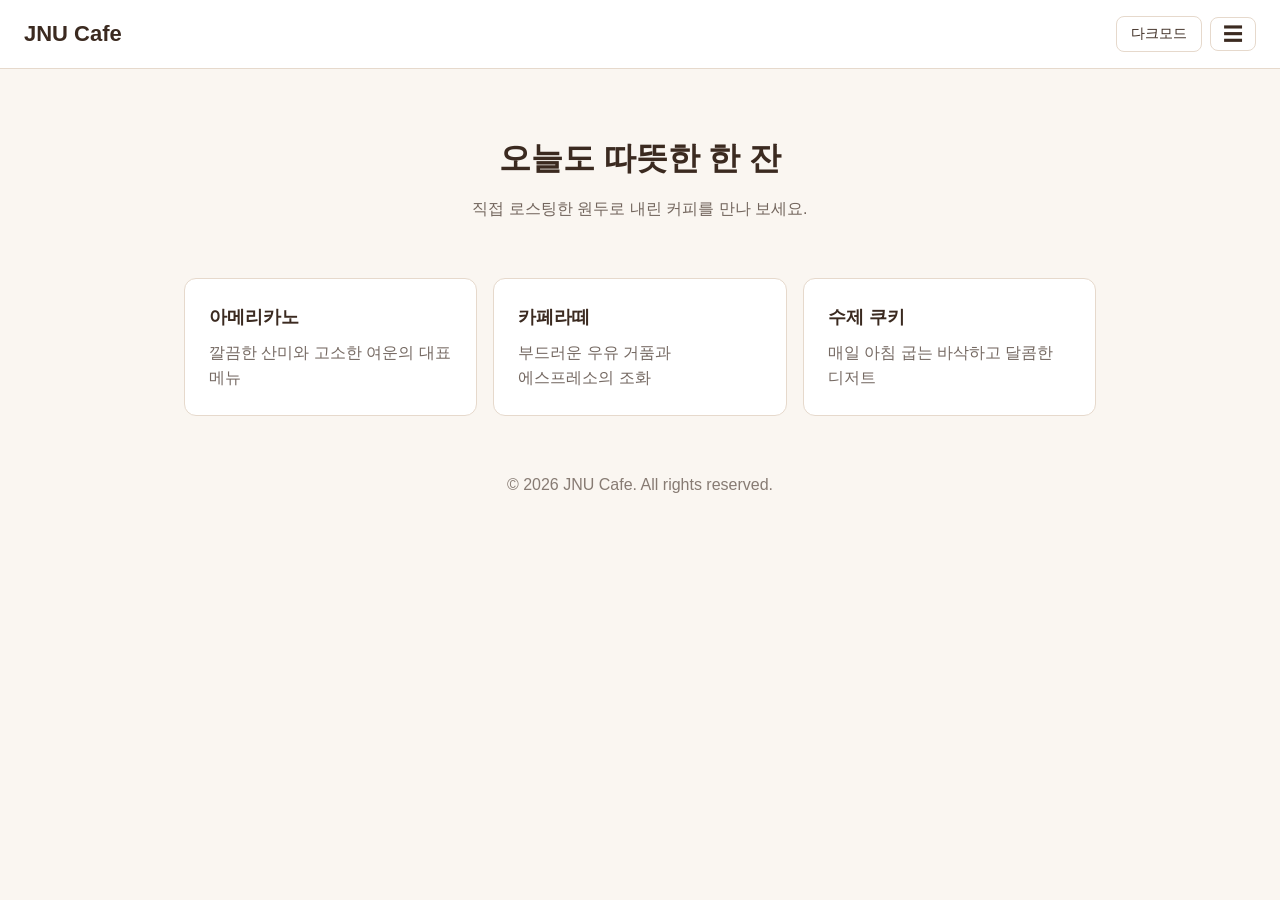
<file: week10/index.html>
<!DOCTYPE html>
<html lang="ko">
<head>
  <meta charset="UTF-8">
  <meta name="viewport" content="width=device-width, initial-scale=1.0">
  <title>10주차 실습 미션 - 햄버거 메뉴 · 다크모드 버튼</title>

  <style>
    /* ===== 기본 스타일 (수정 금지) ===== */
    * { margin: 0; padding: 0; box-sizing: border-box; }

    body {
      font-family: 'Noto Sans KR', sans-serif;
      line-height: 1.6;
      word-break: keep-all;
      background: var(--bg);
      color: var(--text);
    }

    ul { list-style: none; }
    a { color: inherit; text-decoration: none; }

    .header {
      display: flex;
      flex-wrap: wrap;
      align-items: center;
      justify-content: space-between;
      padding: 16px 24px;
      background: var(--card);
      border-bottom: 1px solid var(--border);
    }
    .logo { font-size: 22px; font-weight: 700; }
    .header-right { display: flex; align-items: center; gap: 8px; }
    .gnb { flex-basis: 100%; }

    .hero { padding: 64px 24px 32px; text-align: center; }
    .hero h1 { font-size: 32px; margin-bottom: 12px; }
    .hero p { opacity: 0.7; }

    .card-list {
      display: grid;
      grid-template-columns: repeat(auto-fit, minmax(240px, 1fr));
      gap: 16px;
      max-width: 960px;
      margin: 0 auto;
      padding: 24px;
    }
    .card {
      padding: 24px;
      background: var(--card);
      border: 1px solid var(--border);
      border-radius: 12px;
    }
    .card h2 { font-size: 18px; margin-bottom: 8px; }
    .card p { opacity: 0.7; }

    .footer { padding: 32px 24px; text-align: center; opacity: 0.6; }


    /* ===== 여기부터 실습 과제 작성 ===== */

    /* [미션 1-2] 햄버거 메뉴 CSS
       - .menu-btn : 메뉴 버튼 스타일
       - .gnb : 평소에는 숨김
       - .gnb.open : open 클래스가 붙으면 표시 */
    .menu-btn {
      padding: 6px 12px;
      font-size: 20px;
      line-height: 1;
      /* button 은 글자색을 상속받지 않아서, 다크모드에서도 보이도록 변수로 지정 */
      color: var(--text);
      background: transparent;
      border: 1px solid var(--border);
      border-radius: 8px;
      cursor: pointer;
    }

    .gnb { display: none; }
    .gnb.open { display: block; }

    .gnb ul {
      margin-top: 16px;
      border-top: 1px solid var(--border);
    }
    /* 글자뿐 아니라 줄 전체를 누를 수 있도록 block 으로 변경 */
    .gnb a {
      display: block;
      padding: 12px 4px;
    }


    /* [미션 2-2] 다크모드 CSS
       - :root : 변수 정의 (--bg, --card, --text, --border) 라이트 색상
       - body.dark-mode : 같은 변수의 다크 색상으로 덮어쓰기
       - .theme-btn : 다크모드 버튼 스타일 */
    :root {
      --bg: #faf6f1;
      --card: #ffffff;
      --text: #3b2a20;
      --border: #e6d9cc;
    }

    body.dark-mode {
      --bg: #1f1814;
      --card: #2b221c;
      --text: #f3e9df;
      --border: #45372d;
    }

    .theme-btn {
      padding: 8px 14px;
      /* button 은 글꼴 · 글자색을 상속받지 않아서 직접 맞춰 줌 */
      font-family: inherit;
      font-size: 14px;
      color: var(--text);
      background: transparent;
      border: 1px solid var(--border);
      border-radius: 8px;
      cursor: pointer;
    }

  </style>
</head>
<body>

  <header class="header">
    <a class="logo" href="#">JNU Cafe</a>

    <div class="header-right">
      <!-- [미션 2-1] 다크모드 버튼 HTML (class="theme-btn", 문구: 다크모드) -->
      <button type="button" class="theme-btn">다크모드</button>

      <!-- [미션 1-1] 햄버거 메뉴 버튼 HTML (class="menu-btn", 문구: ☰ 문자를 복사해서 사용) -->
      <button type="button" class="menu-btn" aria-label="메뉴">☰</button>
    </div>

    <!-- [미션 1-1] 메뉴 nav HTML (class="gnb", 메뉴 4개: 홈 · 메뉴 · 매장 안내 · 문의) -->
    <nav class="gnb">
      <ul>
        <li><a href="#">홈</a></li>
        <li><a href="#">메뉴</a></li>
        <li><a href="#">매장 안내</a></li>
        <li><a href="#">문의</a></li>
      </ul>
    </nav>

  </header>

  <main>
    <section class="hero">
      <h1>오늘도 따뜻한 한 잔</h1>
      <p>직접 로스팅한 원두로 내린 커피를 만나 보세요.</p>
    </section>

    <section class="card-list">
      <article class="card">
        <h2>아메리카노</h2>
        <p>깔끔한 산미와 고소한 여운의 대표 메뉴</p>
      </article>
      <article class="card">
        <h2>카페라떼</h2>
        <p>부드러운 우유 거품과 에스프레소의 조화</p>
      </article>
      <article class="card">
        <h2>수제 쿠키</h2>
        <p>매일 아침 굽는 바삭하고 달콤한 디저트</p>
      </article>
    </section>
  </main>

  <footer class="footer">
    <p>&copy; 2026 JNU Cafe. All rights reserved.</p>
  </footer>


  <script>
    /* ===== 여기부터 실습 과제 작성 ===== */

    /* [미션 1-3] 햄버거 메뉴 JS
       - 메뉴 버튼과 .gnb 요소를 변수에 저장
       - 버튼을 클릭하면 .gnb 에 open 클래스 켜기/끄기 */
    const menuBtn = document.querySelector('.menu-btn');
    const gnb = document.querySelector('.gnb');

    menuBtn.addEventListener('click', function () {
      gnb.classList.toggle('open');
    });


    /* [미션 2-3] 다크모드 버튼 JS
       - 다크모드 버튼을 변수에 저장
       - 버튼을 클릭하면 body 에 dark-mode 클래스 켜기/끄기
       - 현재 모드에 맞게 버튼 문구 바꾸기 (다크모드 ↔ 라이트모드) */
    const themeBtn = document.querySelector('.theme-btn');
    const body = document.querySelector('body');

    themeBtn.addEventListener('click', function () {
      body.classList.toggle('dark-mode');

      /* 버튼은 "누르면 바뀔 모드"를 알려줘야 해서, 다크 상태일 때 라이트모드라고 표시 */
      if (body.classList.contains('dark-mode')) {
        themeBtn.textContent = '라이트모드';
      } else {
        themeBtn.textContent = '다크모드';
      }
    });

  </script>
</body>
</html>
</file>
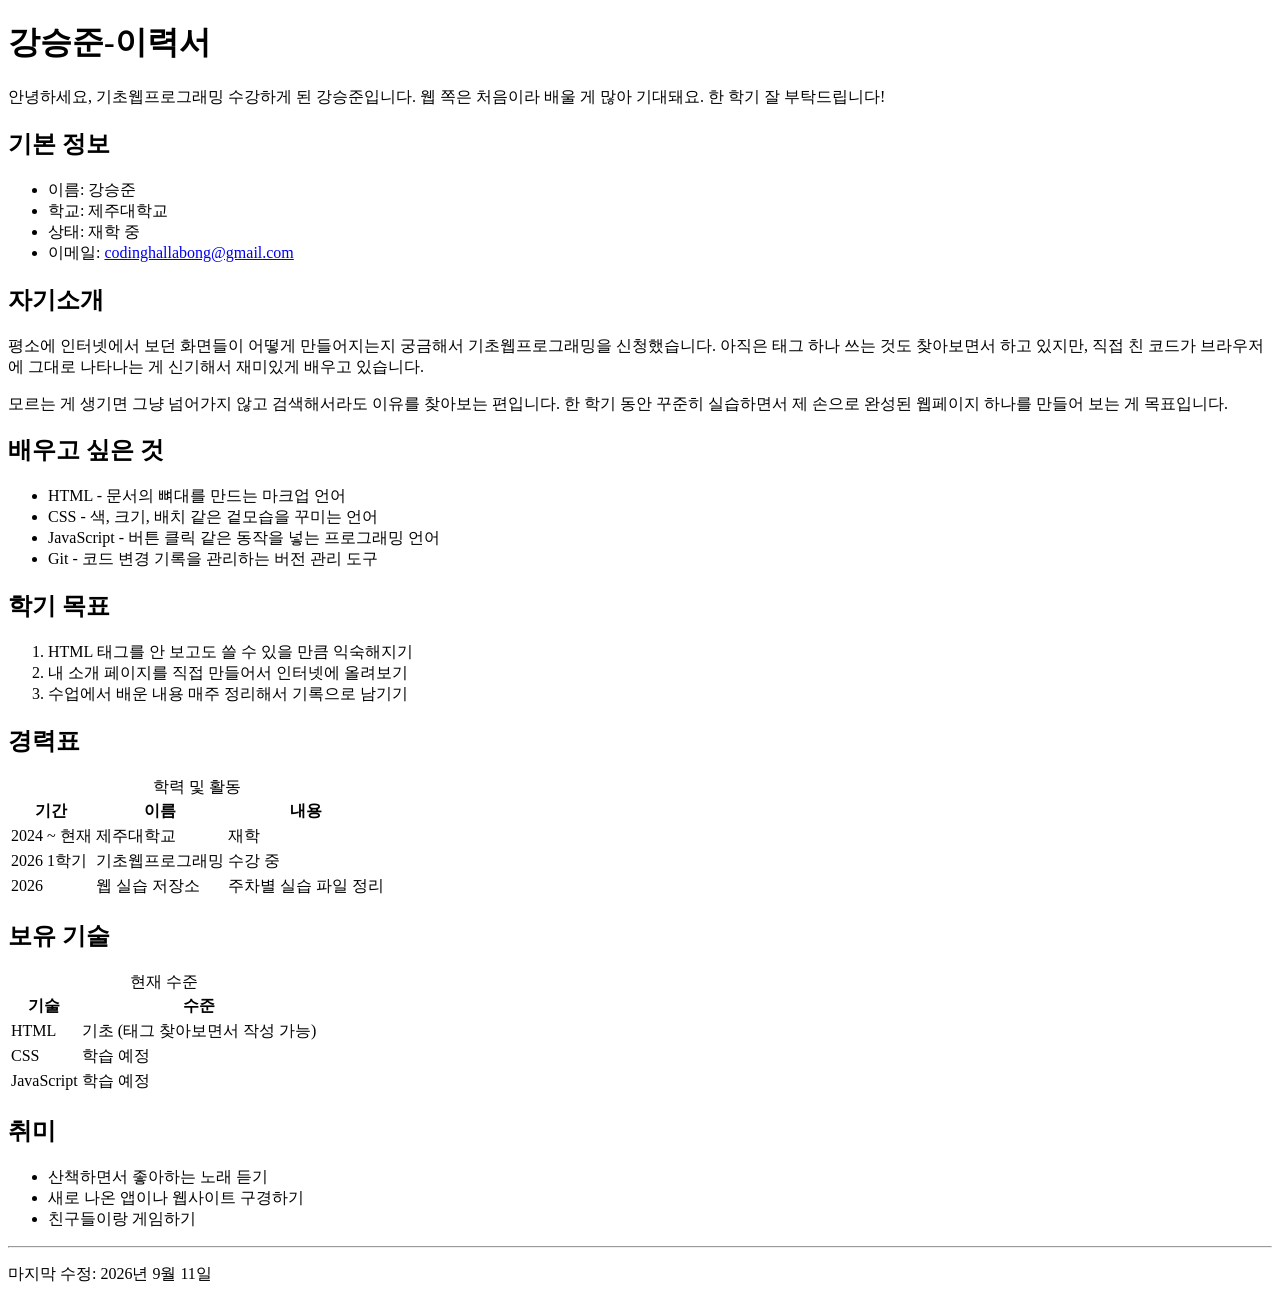
<file: week2/index.html>
<!DOCTYPE html>
<html lang="ko">
<head>
    <meta charset="UTF-8">
    <meta name="viewport" content="width=device-width, initial-scale=1.0">
    <title>강승준 - 이력서</title>
</head>
<body>
    <h1>강승준-이력서</h1>

    <p>안녕하세요, 기초웹프로그래밍 수강하게 된 강승준입니다. 웹 쪽은 처음이라 배울 게 많아 기대돼요. 한 학기 잘 부탁드립니다!</p>

    <h2>기본 정보</h2>
    <ul>
        <li>이름: 강승준</li>
        <li>학교: 제주대학교</li>
        <li>상태: 재학 중</li>
        <li>이메일: <a href="mailto:codinghallabong@gmail.com">codinghallabong@gmail.com</a></li>
    </ul>

    <h2>자기소개</h2>
    <p>
        평소에 인터넷에서 보던 화면들이 어떻게 만들어지는지 궁금해서 기초웹프로그래밍을 신청했습니다.
        아직은 태그 하나 쓰는 것도 찾아보면서 하고 있지만, 직접 친 코드가 브라우저에 그대로 나타나는 게 신기해서 재미있게 배우고 있습니다.
    </p>
    <p>
        모르는 게 생기면 그냥 넘어가지 않고 검색해서라도 이유를 찾아보는 편입니다.
        한 학기 동안 꾸준히 실습하면서 제 손으로 완성된 웹페이지 하나를 만들어 보는 게 목표입니다.
    </p>

    <h2>배우고 싶은 것</h2>
    <ul>
        <li>HTML - 문서의 뼈대를 만드는 마크업 언어</li>
        <li>CSS - 색, 크기, 배치 같은 겉모습을 꾸미는 언어</li>
        <li>JavaScript - 버튼 클릭 같은 동작을 넣는 프로그래밍 언어</li>
        <li>Git - 코드 변경 기록을 관리하는 버전 관리 도구</li>
    </ul>

    <h2>학기 목표</h2>
    <ol>
        <li>HTML 태그를 안 보고도 쓸 수 있을 만큼 익숙해지기</li>
        <li>내 소개 페이지를 직접 만들어서 인터넷에 올려보기</li>
        <li>수업에서 배운 내용 매주 정리해서 기록으로 남기기</li>
    </ol>

    <h2>경력표</h2>
    <table >
        <caption>학력 및 활동</caption>
        <thead>
            <tr>
                <th>기간</th>
                <th>이름</th>
                <th>내용</th>
            </tr>
        </thead>
        <tbody>
            <tr>
                <td>2024 ~ 현재</td>
                <td>제주대학교</td>
                <td>재학</td>
            </tr>
            <tr>
                <td>2026 1학기</td>
                <td>기초웹프로그래밍</td>
                <td>수강 중</td>
            </tr>
            <tr>
                <td>2026</td>
                <td>웹 실습 저장소</td>
                <td>주차별 실습 파일 정리</td>
            </tr>
        </tbody>
    </table>

    <h2>보유 기술</h2>
    <table >
        <caption>현재 수준</caption>
        <thead>
            <tr>
                <th>기술</th>
                <th>수준</th>
            </tr>
        </thead>
        <tbody>
            <tr>
                <td>HTML</td>
                <td>기초 (태그 찾아보면서 작성 가능)</td>
            </tr>
            <tr>
                <td>CSS</td>
                <td>학습 예정</td>
            </tr>
            <tr>
                <td>JavaScript</td>
                <td>학습 예정</td>
            </tr>
        </tbody>
    </table>

    <h2>취미</h2>
    <ul>
        <li>산책하면서 좋아하는 노래 듣기</li>
        <li>새로 나온 앱이나 웹사이트 구경하기</li>
        <li>친구들이랑 게임하기</li>
    </ul>

    <hr>
    <p>마지막 수정: 2026년 9월 11일</p>
</body>
</html>
</file>
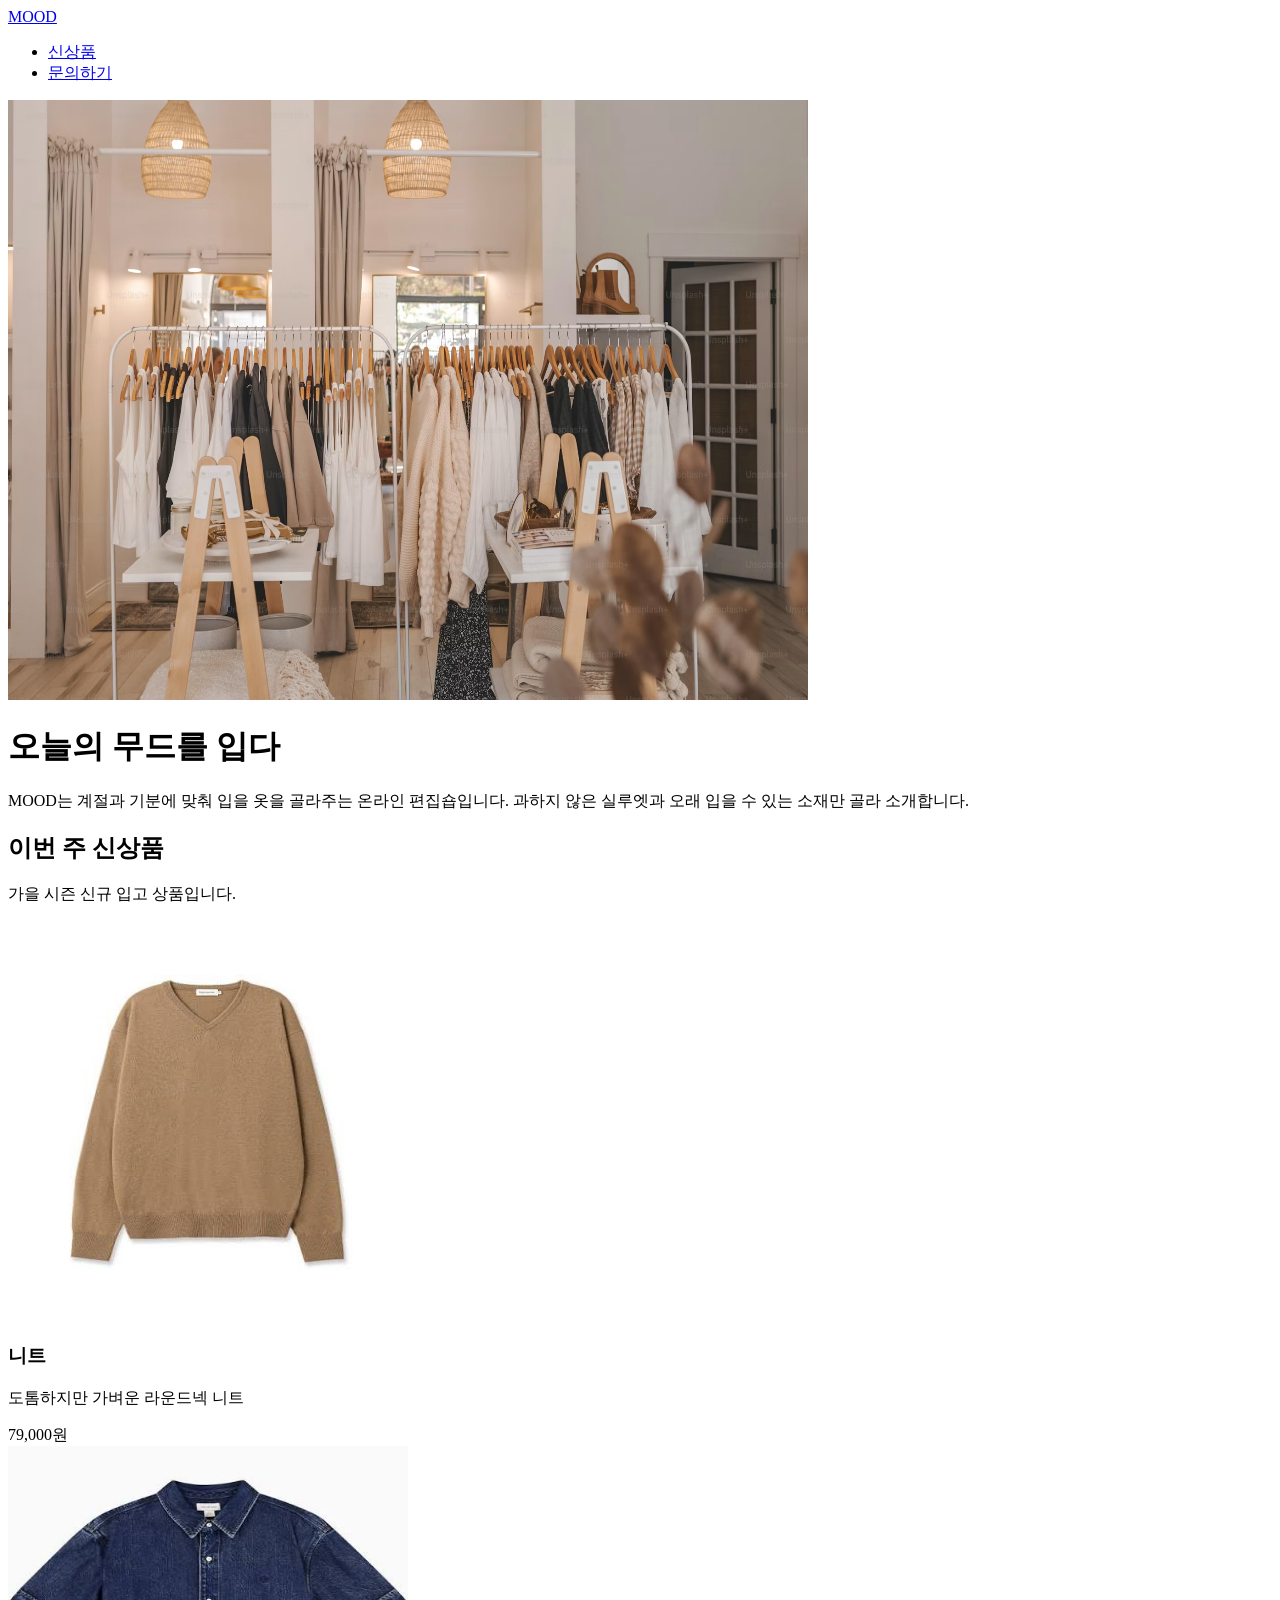
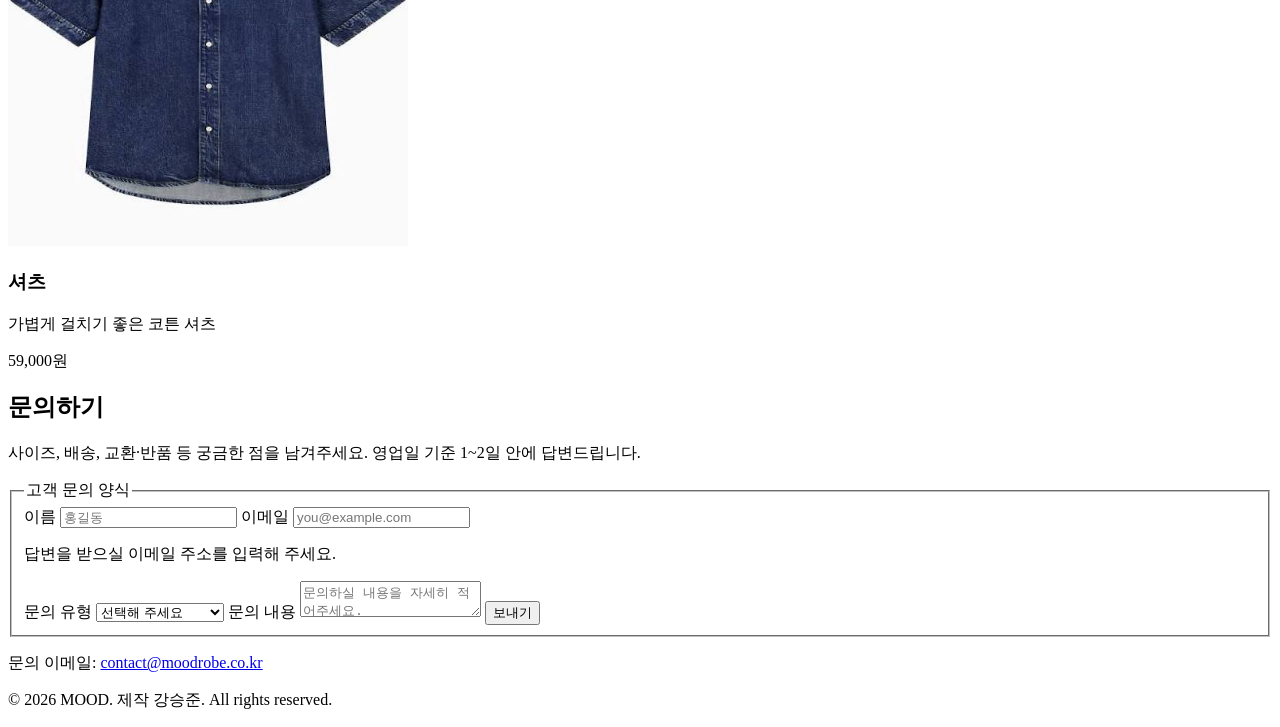
<file: week3/index.html>
<!DOCTYPE html>
<html lang="ko">
<head>
  <meta charset="UTF-8">
  <meta name="viewport" content="width=device-width, initial-scale=1.0">
  <title>MOOD — 오늘의 무드를 입다</title>
  
  <meta name="description" content="데일리 무드에 맞춘 옷을 큐레이션하는 온라인 의류 편집숍 MOOD입니다.">

  <meta property="og:type" content="website">
  <meta property="og:title" content="MOOD — 오늘의 무드를 입다">
  <meta property="og:description" content="데일리 무드에 맞춘 옷을 큐레이션하는 온라인 의류 편집숍 MOOD입니다.">
  <meta property="og:url" content="https://lumos0107.github.io/web-practice-2026/week3">

</head>
<body>
  <header>
    <div>
      <a href="#home">MOOD</a>
      <nav>
        <ul>
          <li><a href="#new">신상품</a></li>
          <li><a href="#contact">문의하기</a></li>
        </ul>
      </nav>
    </div>
  </header>

  <main class="wrap" id="home">

    <div>
      <img
        src="mainimg.avif"
        alt="MOOD 매장 대표 이미지"
        width="800" height="600">
      <div>
        <h1>오늘의 무드를 입다</h1>
        <p>
          MOOD는 계절과 기분에 맞춰 입을 옷을 골라주는 온라인 편집숍입니다.
          과하지 않은 실루엣과 오래 입을 수 있는 소재만 골라 소개합니다.
        </p>
      </div>
    </div>

    <section id="new">
      <h2>이번 주 신상품</h2>
      <p>가을 시즌 신규 입고 상품입니다.</p>

      <div>
        <article>
          <img src="knit.jpg" alt="라운드넥 니트" width="400" height="400">
          <h3>니트</h3>
          <p>도톰하지만 가벼운 라운드넥 니트</p>
          <span>79,000원</span>
        </article>

        <article>
          <img src="shirt.jpg" alt="셔츠" width="400" height="400">
          <h3>셔츠</h3>
          <p>가볍게 걸치기 좋은 코튼 셔츠</p>
          <span>59,000원</span>
        </article>
      </div>
    </section>

    <section id="contact">
      <h2>문의하기</h2>
      <p>사이즈, 배송, 교환·반품 등 궁금한 점을 남겨주세요. 영업일 기준 1~2일 안에 답변드립니다.</p>

      <form>
        <fieldset>
          <legend>고객 문의 양식</legend>

            <label for="name">이름</label>
            <input type="text" id="name" name="name" placeholder="홍길동" required>

            <label for="email">이메일</label>
            <input type="email" id="email" name="email" placeholder="you@example.com" required>
            <p>답변을 받으실 이메일 주소를 입력해 주세요.</p>

            <label for="inquiry-type">문의 유형</label>
            <select id="inquiry-type" name="inquiry-type" required>
              <option value="">선택해 주세요</option>
              <option value="size">사이즈 / 재고 문의</option>
              <option value="delivery">배송 문의</option>
              <option value="exchange">교환 / 반품</option>
              <option value="etc">기타 문의</option>
            </select>

            <label for="message">문의 내용</label>
            <textarea id="message" name="message" placeholder="문의하실 내용을 자세히 적어주세요." required></textarea>

          <button type="submit">보내기</button>
        </fieldset>
      </form>
    </section>

  </main>

  <footer>
    <div class="wrap">
      <p>문의 이메일: <a href="mailto:contact@moodrobe.co.kr">contact@moodrobe.co.kr</a></p>
      <p>&copy; 2026 MOOD. 제작 강승준. All rights reserved.</p>
    </div>
  </footer>

</body>
</html>
</file>
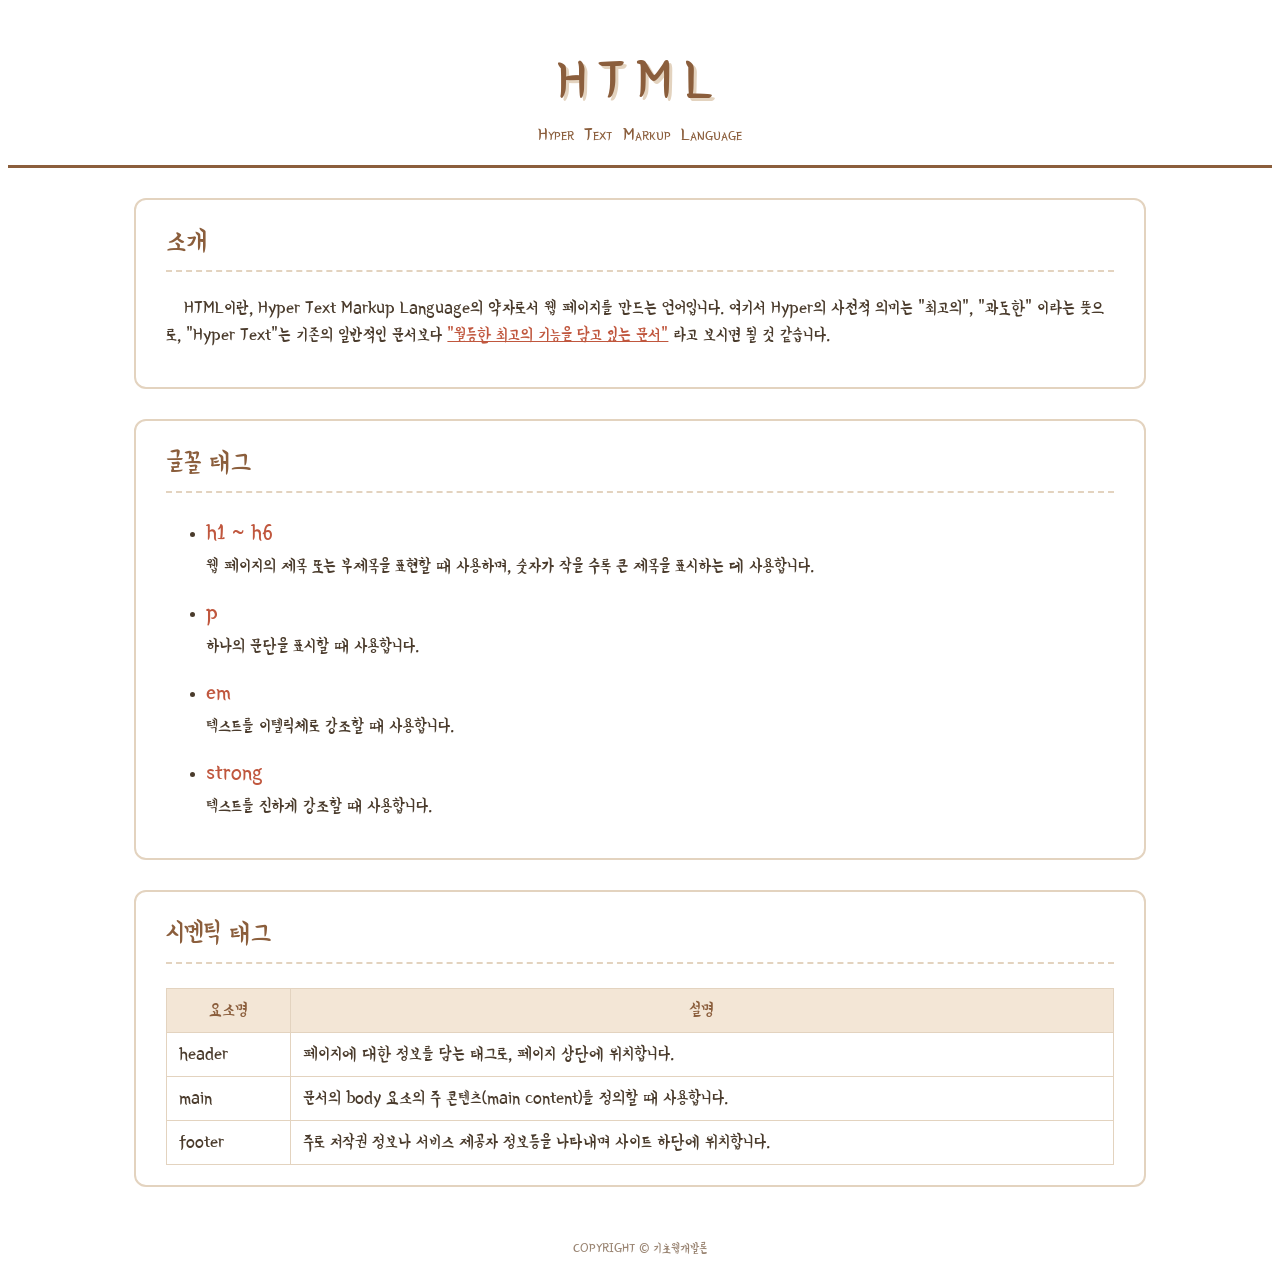
<file: week4/index.html>
<!doctype html>
<html lang="ko">
  <head>
    <meta charset="UTF-8">
    <meta name="viewport" content="width=device-width, initial-scale=1.0">
    <title>나만의 프로필 카드 - Week 4</title>

    <!-- 🔽 여기에 구글 웹 폰트 <link> 태그를 추가하세요 -->
    <link rel="preconnect" href="https://fonts.googleapis.com">
    <link rel="preconnect" href="https://fonts.gstatic.com" crossorigin>
    <link href="https://fonts.googleapis.com/css2?family=Yeon+Sung&display=swap" rel="stylesheet">

    <!-- 🔽 여기에 Internal Style Sheet(<style> 태그)를 작성하세요 -->
    <style>
      /* 전체 선택자로 box-sizing 한번에 맞춤 */
      * {
        box-sizing: border-box;
      }

      /* 기본 글꼴이랑 글자색은 body에 한번에 줌 */
      body {
        color: #4a3b2c;
        font-family: "Yeon Sung", system-ui;
        font-size: 18px;
        line-height: 1.5;
      }

      /* 연성체는 굵기가 400밖에 없어서 bold 뺌 */
      h1,
      h2,
      th,
      strong {
        font-weight: 400;
      }

      .hero {
        height: 160px;
        padding-top: 30px;
        border-bottom: 3px solid #8b5e3c;
        color: #8b5e3c;
        text-align: center;
      }

      .hero h1 {
        margin: 0;
        font-size: 56px;
        letter-spacing: 0.2em;
        text-shadow: 3px 3px 0 #e3d3bf;
      }

      .hero span {
        font-variant: small-caps;
        word-spacing: 0.3em;
      }

      /* margin auto 하면 가운데로 감 */
      .card {
        width: 80%;
        margin: 30px auto;
        padding: 20px 30px;
        border: 2px solid #e3d3bf;
        border-radius: 12px;
      }

      /* 자식 결합자 써봄 - 카드 바로 밑 h2만 */
      .card > h2 {
        margin-top: 0;
        padding-bottom: 8px;
        border-bottom: 2px dashed #e3d3bf;
        font-size: 28px;
        color: #8b5e3c;
      }

      /* 인접 형제 결합자 - 제목 바로 다음 문단만 들여쓰기함 */
      h2 + p {
        text-indent: 1em;
      }

      /* 진하게가 안 돼서 밑줄로 강조함 */
      strong {
        color: #c0573e;
        text-decoration: underline;
      }

      /* 자손 결합자 - 목록 안 em만 색 바꿈 */
      .tag-list em {
        font-size: 22px;
        font-style: normal;
        color: #c0573e;
      }

      .tag-list p {
        margin: 4px 0 16px;
      }

      /* 테두리 두 줄로 보이는 거 한 줄로 합침 */
      .tag-table {
        width: 100%;
        border-collapse: collapse;
      }

      .tag-table th,
      .tag-table td {
        padding: 8px 12px;
        border: 1px solid #e3d3bf;
      }

      /* 제목 행만 배경색 넣음 */
      .tag-table th {
        background-color: #f3e6d6;
        color: #8b5e3c;
      }

      .tag-table tr:hover {
        color: #c0573e;
      }

      .site-footer {
        padding: 20px 0;
        text-align: center;
        text-transform: uppercase;
        font-size: 15px;
        color: #9a8573;
      }
    </style>
  </head>
  <body>
    <header class="hero">
      <h1>HTML</h1>
      <span>Hyper Text Markup Language</span>
    </header>
    <main>
      <section class="card">
        <h2>소개</h2>
        <p>
          HTML이란, Hyper Text Markup Language의 약자로서 웹 페이지를 만드는
          언어입니다. 여기서 Hyper의 사전적 의미는 "최고의", "과도한" 이라는
          뜻으로, "Hyper Text"는 기존의 일반적인 문서보다
          <strong>"월등한 최고의 기능을 담고 있는 문서"</strong> 라고 보시면 될
          것 같습니다.
        </p>
      </section>

      <section class="card">
        <h2>글꼴 태그</h2>
        <ul class="tag-list">
          <li>
            <em>h1 ~ h6</em>
            <p>
              웹 페이지의 제목 또는 부제목을 표현할 때 사용하며, 숫자가 작을
              수록 큰 제목을 표시하는 데 사용합니다.
            </p>
          </li>
          <li>
            <em>p</em>
            <p>하나의 문단을 표시할 때 사용합니다.</p>
          </li>
          <li>
            <em>em</em>
            <p>텍스트를 이텔릭체로 강조할 때 사용합니다.</p>
          </li>
          <li>
            <em>strong</em>
            <p>텍스트를 진하게 강조할 때 사용합니다.</p>
          </li>
        </ul>
      </section>

      <section class="card">
        <h2>시멘틱 태그</h2>
        <table class="tag-table">
          <thead>
            <tr>
              <th>요소명</th>
              <th>설명</th>
            </tr>
          </thead>
          <tbody>
            <tr>
              <td>header</td>
              <td>
                페이지에 대한 정보를 담는 태그로, 페이지 상단에 위치합니다.
              </td>
            </tr>
            <tr>
              <td>main</td>
              <td>
                문서의 body 요소의 주 콘텐츠(main content)를 정의할 때
                사용합니다.
              </td>
            </tr>
            <tr>
              <td>footer</td>
              <td>
                주로 저작권 정보나 서비스 제공자 정보등을 나타내며 사이트 하단에
                위치합니다.
              </td>
            </tr>
          </tbody>
        </table>
      </section>
    </main>
    <footer class="site-footer">
      <small>Copyright &copy; 기초웹개발론</small>
    </footer>
  </body>
</html>
</file>
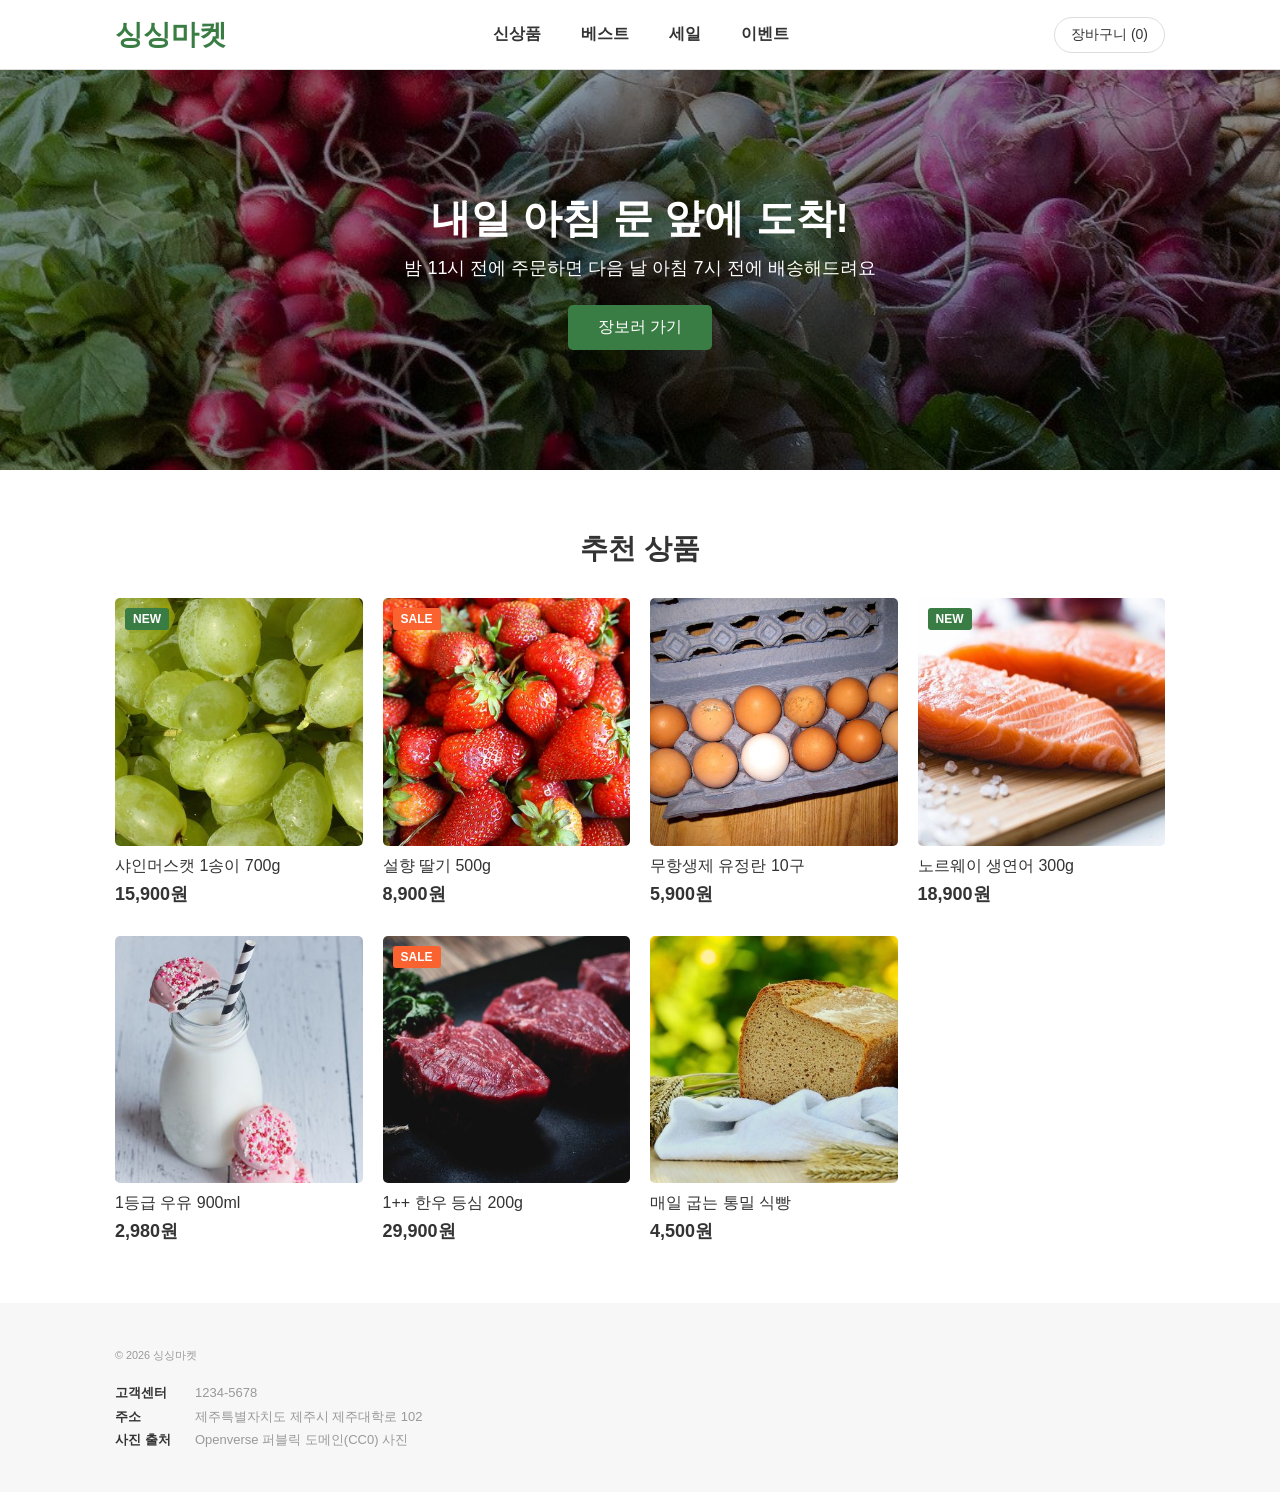
<file: week5/index.html>
<!doctype html>
<html lang="ko">
  <head>
    <meta charset="UTF-8">
    <meta name="viewport" content="width=device-width, initial-scale=1.0">
    <title>싱싱마켓</title>
    <!-- 구글 폰트를 연결해도 좋습니다 (선택) -->
    <!-- CSS 는 style.css 파일에 작성하고 여기에 연결하세요 -->
    <link rel="stylesheet" href="style.css">
  </head>

  <body>
    <!-- 헤더 -->
    <header>
      <h1>
        <a href="#">싱싱마켓</a>
      </h1>
      <nav>
        <ul>
          <li><a href="#">신상품</a></li>
          <li><a href="#">베스트</a></li>
          <li><a href="#">세일</a></li>
          <li><a href="#">이벤트</a></li>
        </ul>
      </nav>
      <a href="#">장바구니 (0)</a>
    </header>

    <main>
      <!-- 메인 배너 -->
      <!-- id가 두 개 다 section이라 검사툴에서 오류 나서 다르게 바꿈 -->
      <section id="banner">
        <h2>내일 아침 문 앞에 도착!</h2>
        <p>밤 11시 전에 주문하면 다음 날 아침 7시 전에 배송해드려요</p>
        <a href="#">장보러 가기</a>
      </section>

      <!-- 상품 목록 -->
      <section id="products">
        <!-- h2 다음에 h4가 와서 오류 나길래 h2로 바꿈 -->
        <h2>추천 상품</h2>
        <ul>
          <li>
            <span class="badge new">NEW</span>
            <img src="images/grape.jpg" alt="연두색 청포도 송이">
            <strong>샤인머스캣 1송이 700g</strong>
            <span class="price">15,900원</span>
          </li>
          <li>
            <span class="badge sale">SALE</span>
            <img src="images/strawberry.jpg" alt="빨간 딸기가 가득 담긴 모습">
            <strong>설향 딸기 500g</strong>
            <span class="price">8,900원</span>
          </li>
          <li>
            <img src="images/egg.jpg" alt="달걀판에 담긴 갈색 달걀">
            <strong>무항생제 유정란 10구</strong>
            <span class="price">5,900원</span>
          </li>
          <li>
            <span class="badge new">NEW</span>
            <img src="images/salmon.jpg" alt="도마 위에 놓인 생연어 두 조각">
            <strong>노르웨이 생연어 300g</strong>
            <span class="price">18,900원</span>
          </li>
          <li>
            <img src="images/milk.jpg" alt="유리병에 담긴 우유">
            <strong>1등급 우유 900ml</strong>
            <span class="price">2,980원</span>
          </li>
          <li>
            <span class="badge sale">SALE</span>
            <img src="images/beef.jpg" alt="검은 접시 위에 놓인 소고기 스테이크">
            <strong>1++ 한우 등심 200g</strong>
            <span class="price">29,900원</span>
          </li>
          <li>
            <img src="images/bread.jpg" alt="천 위에 놓인 통밀 식빵">
            <strong>매일 굽는 통밀 식빵</strong>
            <span class="price">4,500원</span>
          </li>
        </ul>
      </section>
    </main>

    <!-- 푸터 -->
    <footer>
      <small>© 2026 싱싱마켓</small>
      <dl>
        <dt>고객센터</dt>
        <dd>1234-5678</dd>
        <dt>주소</dt>
        <!-- dl 안에는 li 말고 dd 써야 해서 바꿈 -->
        <dd>제주특별자치도 제주시 제주대학로 102</dd>
        <dt>사진 출처</dt>
        <dd>Openverse 퍼블릭 도메인(CC0) 사진</dd>
      </dl>
    </footer>
  </body>
</html>
</file>
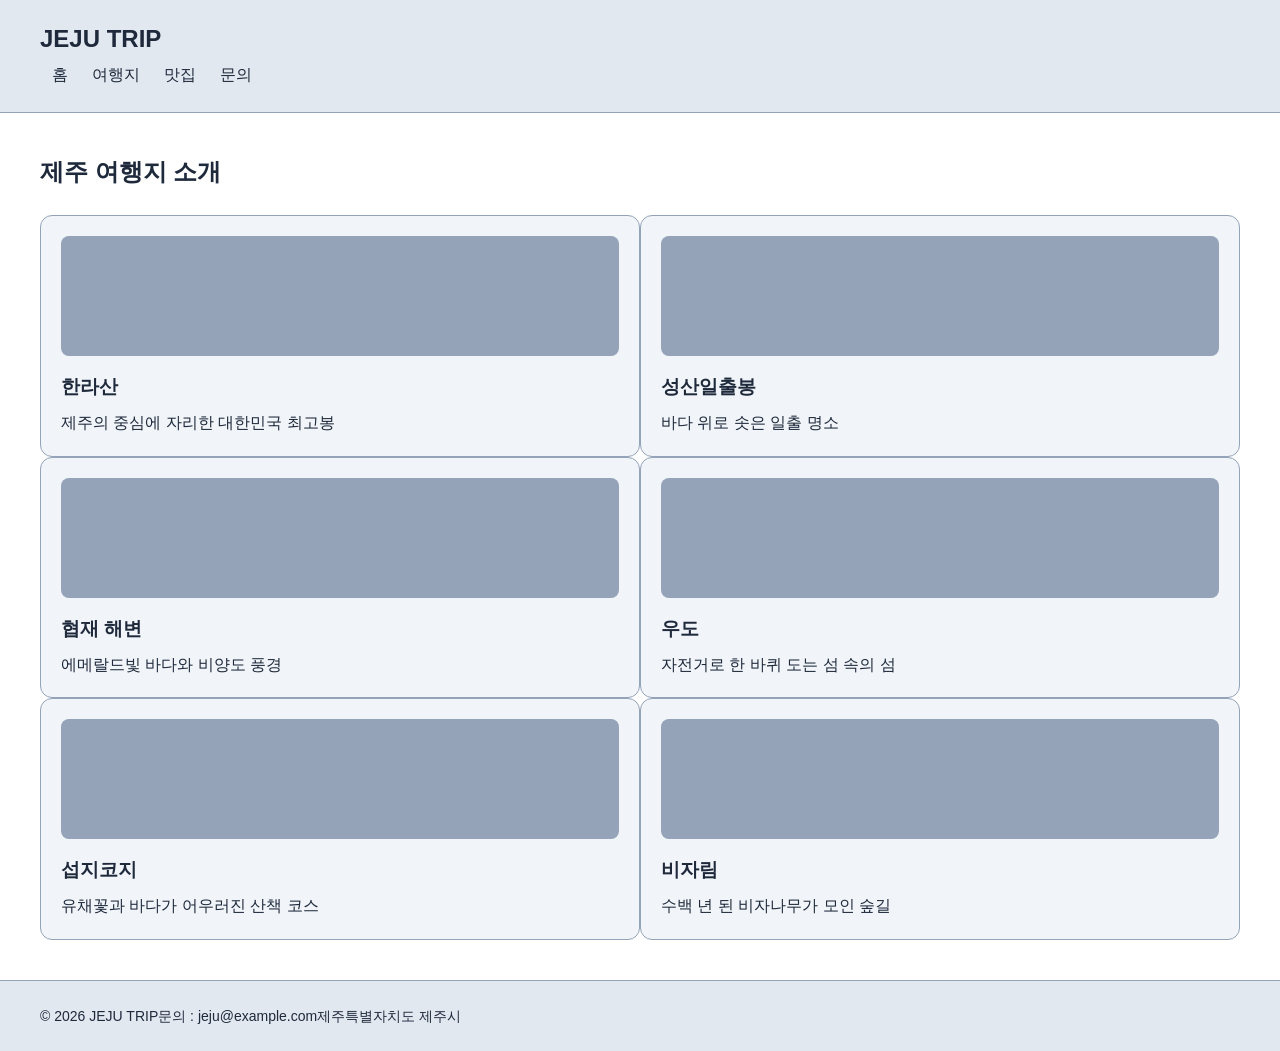
<file: week8/index.html>
<!DOCTYPE html>
<html lang="ko">
<head>
  <meta charset="UTF-8">
  <!-- [viewport] 여기에 viewport 메타 태그를 선언하세요 -->
  <meta name="viewport" content="width=device-width, initial-scale=1.0">

  <title>제주 여행지 소개</title>

  <style>
    /* ============================================================
        기본 스타일 - 이 영역은 수정하지 않습니다
       ============================================================ */
    * { margin: 0; padding: 0; box-sizing: border-box; }

    body {
      font-family: "Noto Sans KR", "Malgun Gothic", sans-serif;
      font-size: 16px;
      line-height: 1.6;
    }

    header {
      padding: 20px 40px;
      border-bottom: 1px solid #94a3b8;
    }
    .logo { font-size: 24px; }
    .menu { list-style: none; }
    .menu li { padding: 4px 12px; }
    .menu a { color: inherit; text-decoration: none; }

    main { padding: 40px; }
    main h2 { margin-bottom: 24px; }

    .card-list { list-style: none; }
    .card {
      padding: 20px;
      border: 1px solid #94a3b8;
      border-radius: 12px;
    }
    .thumb {
      height: 120px;
      margin-bottom: 16px;
      border-radius: 8px;
      background: #94a3b8;
    }
    .card h3 { margin-bottom: 8px; }

    footer {
      padding: 24px 40px;
      border-top: 1px solid #94a3b8;
      font-size: 14px;
    }


    /* ============================================================
        여기부터 실습 과제 작성 ( 적용 값은 JNUclass 과제 안내 확인 )
      ============================================================ */

    /* [flex 레이아웃] body, main */
    body {
      display: flex;
      flex-direction: column;
      min-height: 100vh;
    }
    main {
      flex: 1;
    }


    /* [PC 기준] GNB ( .menu ), 카드 그리드 ( .card-list ), 푸터 ( footer ) */
    .menu {
      display: flex;
      flex-direction: row;
      font-size: 18px;
    }
    .card-list {
      display: grid;
      grid-template-columns: repeat(3, 1fr);
    }
    footer {
      display: flex;
      flex-direction: row;
    }


    /* [태블릿] 미디어 쿼리 (중단점) 및 디자인 적용 */
    @media (max-width: 1439px) {
      .menu {
        font-size: 16px;
      }
      .card-list {
        grid-template-columns: repeat(2, 1fr);
      }
    }


    /* [모바일] 미디어 쿼리 (중단점) 및 디자인 적용 */
    @media (max-width: 767px) {
      .menu {
        flex-direction: column;
        font-size: 14px;
      }
      .card-list {
        grid-template-columns: 1fr;
      }
      footer {
        flex-direction: column;
      }
    }


    /* [다크모드] 미디어 쿼리 및 CSS 변수 방식 적용 */
    :root {
      --bg: #ffffff;
      --text: #1e293b;
      --bar-bg: #e2e8f0;
      --card-bg: #f1f5f9;
    }
    @media (prefers-color-scheme: dark) {
      :root {
        --bg: #0f172a;
        --text: #e2e8f0;
        --bar-bg: #334155;
        --card-bg: #1e293b;
      }
    }
    body {
      background: var(--bg);
      color: var(--text);
    }
    header,
    footer {
      background: var(--bar-bg);
    }
    .card {
      background: var(--card-bg);
    }

  </style>
</head>
<body>

  <header>
    <h1 class="logo">JEJU TRIP</h1>
    <nav>
      <ul class="menu">
        <li><a href="#">홈</a></li>
        <li><a href="#">여행지</a></li>
        <li><a href="#">맛집</a></li>
        <li><a href="#">문의</a></li>
      </ul>
    </nav>
  </header>

  <main>
    <h2>제주 여행지 소개</h2>
    <ul class="card-list">
      <li class="card">
        <div class="thumb"></div>
        <h3>한라산</h3>
        <p>제주의 중심에 자리한 대한민국 최고봉</p>
      </li>
      <li class="card">
        <div class="thumb"></div>
        <h3>성산일출봉</h3>
        <p>바다 위로 솟은 일출 명소</p>
      </li>
      <li class="card">
        <div class="thumb"></div>
        <h3>협재 해변</h3>
        <p>에메랄드빛 바다와 비양도 풍경</p>
      </li>
      <li class="card">
        <div class="thumb"></div>
        <h3>우도</h3>
        <p>자전거로 한 바퀴 도는 섬 속의 섬</p>
      </li>
      <li class="card">
        <div class="thumb"></div>
        <h3>섭지코지</h3>
        <p>유채꽃과 바다가 어우러진 산책 코스</p>
      </li>
      <li class="card">
        <div class="thumb"></div>
        <h3>비자림</h3>
        <p>수백 년 된 비자나무가 모인 숲길</p>
      </li>
    </ul>
  </main>

  <footer>
    <p>© 2026 JEJU TRIP</p>
    <p>문의 : jeju@example.com</p>
    <p>제주특별자치도 제주시</p>
  </footer>

</body>
</html>
</file>
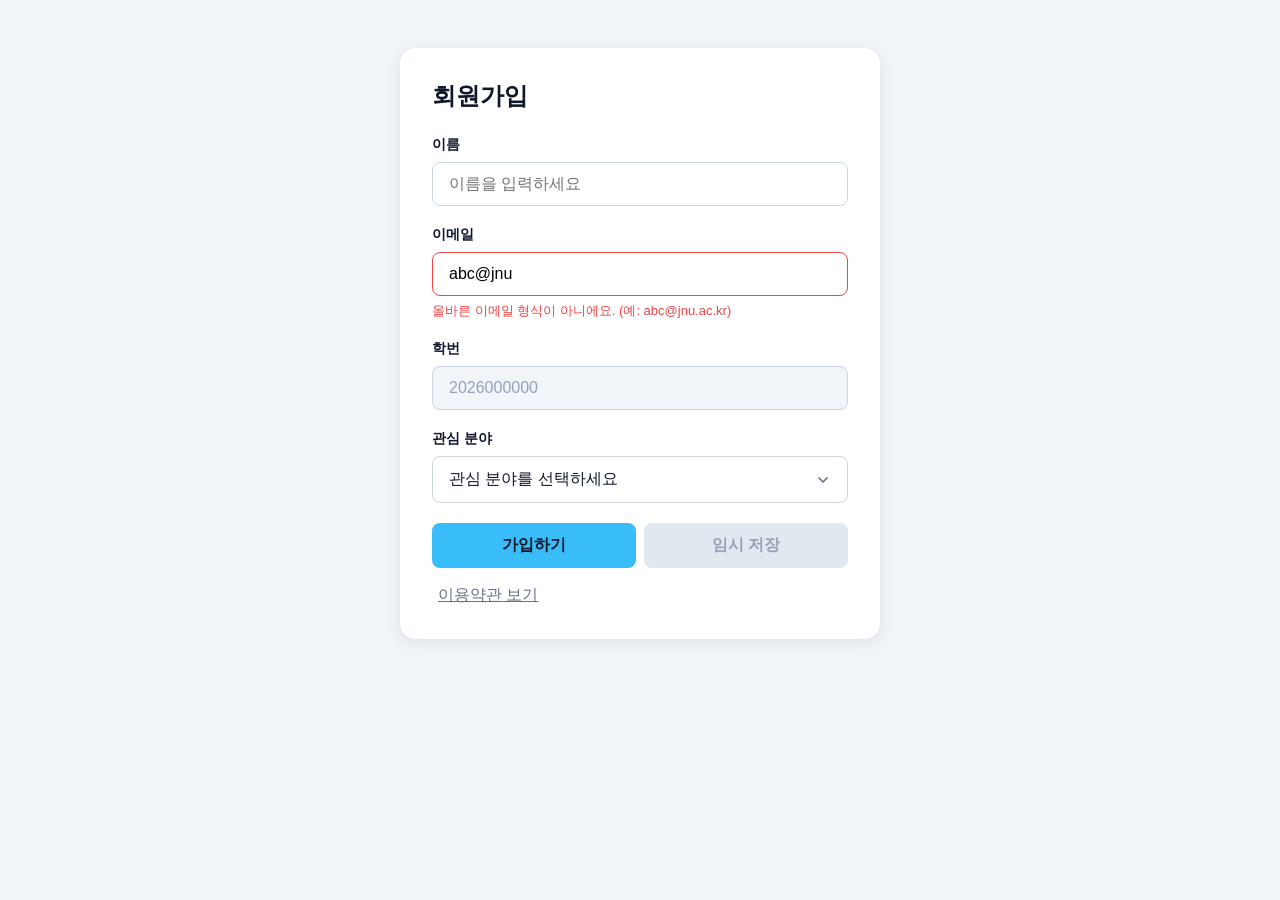
<file: week9/index.html>
<!DOCTYPE html>
<html lang="ko">
<head>
  <meta charset="UTF-8">
  <meta name="viewport" content="width=device-width, initial-scale=1.0">
  <title>9주차 실습 - 폼 · 콤보박스 · 모달</title>
  <style>
    /* ===== reset ===== */
    *, *::before, *::after { box-sizing: border-box; }
    body, h1, h2, p, ul { margin: 0; padding: 0; }
    ul { list-style: none; }
    button, input { font: inherit; }

    /* ===== 기본 레이아웃 (수정 금지) ===== */
    body {
      font-family: 'Noto Sans KR', sans-serif;
      background: #f1f5f9;
      color: #0f172a;
      padding: 48px 16px;
    }
    .container {
      max-width: 480px;
      margin: 0 auto;
      padding: 32px;
      background: #fff;
      border-radius: 16px;
      box-shadow: 0 4px 16px rgba(15, 23, 42, 0.08);
    }
    h1 { font-size: 24px; margin-bottom: 24px; }
    .field { margin-bottom: 20px; }
    .field label {
      display: block;
      margin-bottom: 8px;
      font-size: 14px;
      font-weight: 700;
    }
    input {
      width: 100%;
      padding: 12px 16px;
      border: 1px solid #cbd5e1;
      border-radius: 8px;
    }
    .btn-row { display: flex; gap: 8px; margin-top: 8px; }
    .btn {
      flex: 1;
      padding: 12px;
      border: none;
      border-radius: 8px;
      background: #38bdf8;
      color: #0f172a;
      font-weight: 700;
      cursor: pointer;
    }
    .link-btn {
      margin-top: 16px;
      border: none;
      background: none;
      color: #64748b;
      text-decoration: underline;
      cursor: pointer;
    }

    /* ===== 여기부터 실습 과제 작성 ===== */

    /* [미션 1] 인풋 상태 스타일 (:focus · :disabled · .error · 오류 문구 표시) */
    input:focus {
      /* 브라우저 기본 outline 대신 테두리+그림자로 포커스를 통일감 있게 표시 */
      outline: none;
      border-color: #38bdf8;
      box-shadow: 0 0 0 3px rgba(56, 189, 248, 0.3);
    }
    input:disabled {
      background: #f1f5f9;
      color: #94a3b8;
      cursor: not-allowed;
    }
    .field.error input {
      border-color: #ef4444;
    }
    .msg {
      /* 오류가 없을 땐 문구가 자리를 차지하지 않도록 숨김 */
      display: none;
      margin-top: 6px;
      font-size: 13px;
      color: #ef4444;
    }
    .field.error .msg {
      display: block;
    }

    /* [미션 2] 버튼 상태 스타일 (:hover · :active · :disabled) */
    /* :not(:disabled) — 비활성 버튼은 마우스를 올리거나 눌러도 반응하지 않게 */
    .btn:hover:not(:disabled) {
      background: #0ea5e9;
    }
    .btn:active:not(:disabled) {
      background: #0284c7;
      transform: translateY(1px);
    }
    .btn:disabled {
      background: #e2e8f0;
      color: #94a3b8;
      cursor: not-allowed;
    }

    /* [미션 3] 콤보박스 구조 · 목록 · 열림 상태 (relative · absolute 겹침 배치 · .open 목록 표시 · 화살표 회전) */
    .combo {
      /* 목록(absolute)의 위치 기준점 */
      position: relative;
    }
    .combo-btn {
      display: flex;
      justify-content: space-between;
      align-items: center;
      width: 100%;
      padding: 12px 16px;
      border: 1px solid #cbd5e1;
      border-radius: 8px;
      background: #fff;
      color: #0f172a;
      cursor: pointer;
    }
    .combo-btn img {
      width: 16px;
      height: 16px;
      transition: transform 0.2s;
    }
    .combo-list {
      display: none;
      /* 아래 버튼들을 밀어내지 않고 그 위에 겹쳐 뜨도록 absolute */
      position: absolute;
      top: 100%;
      left: 0;
      width: 100%;
      margin-top: 4px;
      background: #fff;
      border: 1px solid #cbd5e1;
      border-radius: 8px;
      box-shadow: 0 4px 16px rgba(15, 23, 42, 0.12);
      /* 뒤에 오는 가입 버튼보다 위에 보이게 */
      z-index: 10;
      overflow: hidden;
    }
    .combo-list li {
      padding: 12px 16px;
      cursor: pointer;
    }
    .combo-list li:hover {
      background: #f1f5f9;
    }
    .combo.open .combo-list {
      display: block;
    }
    .combo.open .combo-btn img {
      transform: rotate(180deg);
    }

    /* [미션 4] 모달 딤드 · 박스 · 열림 상태 (position: fixed · flex 가운데 정렬 · .open 표시) */
    .modal {
      display: none;
      /* 스크롤과 상관없이 화면 전체를 덮도록 fixed */
      position: fixed;
      inset: 0;
      justify-content: center;
      align-items: center;
      padding: 16px;
      background: rgba(15, 23, 42, 0.6);
      z-index: 100;
    }
    .modal.open {
      display: flex;
    }
    .modal-box {
      /* 닫기 버튼(absolute)의 위치 기준점 */
      position: relative;
      width: 100%;
      max-width: 400px;
      padding: 32px 24px 24px;
      background: #fff;
      border-radius: 16px;
      box-shadow: 0 8px 32px rgba(15, 23, 42, 0.2);
    }
    .modal-box h2 {
      margin-bottom: 12px;
      font-size: 20px;
    }
    .modal-box p {
      font-size: 14px;
      line-height: 1.6;
      color: #475569;
    }
    .close {
      position: absolute;
      top: 12px;
      right: 12px;
      padding: 4px;
      border: none;
      background: none;
      cursor: pointer;
    }
    .close img {
      display: block;
      width: 20px;
      height: 20px;
    }

  </style>
</head>
<body>
  <div class="container">
    <h1>회원가입</h1>

    <div class="field">
      <label for="name">이름</label>
      <input type="text" id="name" placeholder="이름을 입력하세요">
    </div>

    <!-- [미션 1] 이메일 field 에 error 클래스와 오류 문구(.msg) 추가 -->
    <div class="field error">
      <label for="email">이메일</label>
      <input type="email" id="email" value="abc@jnu">
      <p class="msg">올바른 이메일 형식이 아니에요. (예: abc@jnu.ac.kr)</p>
    </div>

    <!-- [미션 1] 학번 input 에 disabled 속성 추가 -->
    <div class="field">
      <label for="student-id">학번</label>
      <input type="text" id="student-id" value="2026000000" disabled>
    </div>

    <div class="field">
      <label>관심 분야</label>
      <!-- [미션 3] 여기에 div 콤보박스 작성 (.combo > .combo-btn + ul.combo-list) -->
      <!-- 화살표는 arrow.svg 를 img 로 삽입 -->
      <!-- .combo 에 open 클래스를 붙여 열림 상태 확인, 제출 시엔 open 클래스 없는 상태로 제출 -->
      <div class="combo">
        <button type="button" class="combo-btn">
          <span>관심 분야를 선택하세요</span>
          <img src="arrow.svg" alt="">
        </button>
        <ul class="combo-list">
          <li>프론트엔드</li>
          <li>백엔드</li>
          <li>UI/UX 디자인</li>
          <li>데이터 분석</li>
        </ul>
      </div>
    </div>

    <div class="btn-row">
      <button class="btn">가입하기</button>
      <!-- [미션 2] 임시 저장 버튼에 disabled 속성 추가 -->
      <button class="btn" disabled>임시 저장</button>
    </div>

    <button class="link-btn">이용약관 보기</button>
  </div>

  <!-- [미션 4] 여기에 모달 작성 (.modal > .modal-box > button.close + h2 + p) -->
  <!-- 닫기 아이콘은 close.svg 를 button.closed안에 img로 삽입 -->
  <!-- .modal 에 open 클래스를 붙여 열림 상태 확인, 제출 시엔 open 클래스 없는 상태로 제출 -->
  <div class="modal">
    <div class="modal-box">
      <button type="button" class="close"><img src="close.svg" alt="닫기"></button>
      <h2>이용약관</h2>
      <p>회원가입을 진행하면 서비스 이용약관과 개인정보 처리방침에 동의한 것으로 간주합니다. 수집된 정보는 회원 관리 목적으로만 사용됩니다.</p>
    </div>
  </div>
</body>
</html>
</file>
<file: week5/style.css>
/* 5주차 미니 쇼핑몰 - 싱싱마켓 (컬리 참고) */

/* 기본 여백 다 없애고 시작 */
* {
  margin: 0;
  padding: 0;
  box-sizing: border-box;
}

body {
  font-family: sans-serif;
  color: #333;
}

ul {
  list-style: none;
}

a {
  color: #333;
  text-decoration: none;
}


/* ========== 헤더 ========== */
/* sticky는 top 값을 꼭 줘야 붙음 */
/* z-index 안 주면 스크롤할 때 뱃지(absolute)가 헤더 위로 올라옴 */
header {
  position: sticky;
  top: 0;
  z-index: 100;
  background-color: white; /* 배경색 없으면 뒤에 상품이 비쳐 보임 */
  border-bottom: 1px solid #ddd;

  /* 로고 / 메뉴 / 장바구니 가로로 배치 */
  display: flex;
  justify-content: space-between;
  align-items: center;
  height: 70px;
  padding: 0 calc(50% - 525px); /* 내용을 가운데 1050px에 맞추려고 양옆 여백 계산 */
}

header h1 {
  font-size: 28px;
}

header h1 a {
  color: #3a7d44;
}

nav ul {
  display: flex;
  gap: 40px;
}

nav a {
  font-weight: bold;
}

nav a:hover {
  color: #3a7d44;
}

/* 장바구니 (header 바로 밑에 있는 a) */
header > a {
  border: 1px solid #ddd;
  border-radius: 20px;
  padding: 8px 16px;
  font-size: 14px;
}


/* ========== 메인 배너 ========== */
#banner {
  height: 400px;
  /* background 단축형: 반투명 검정을 사진 위에 한 겹 더 깔아서 글씨 잘 보이게 */
  /* 쉼표로 여러 개 쓰면 먼저 쓴 게 위로 올라감 */
  background: linear-gradient(rgba(0, 0, 0, 0.4), rgba(0, 0, 0, 0.4)), url(images/banner.jpg) no-repeat center / cover;

  /* 문구 상하좌우 가운데 정렬 */
  display: flex;
  flex-direction: column; /* 제목 문구 버튼을 세로로 쌓기 */
  justify-content: center;
  align-items: center;
  text-align: center;
  color: white;
}

#banner h2 {
  font-size: 40px;
}

#banner p {
  font-size: 18px;
  margin: 10px 0 25px;
}

#banner a {
  background-color: #3a7d44;
  color: white;
  padding: 12px 30px;
  border-radius: 5px;
}


/* ========== 상품 목록 ========== */
#products {
  width: 1050px;
  margin: 0 auto;
  padding: 60px 0;
}

#products h2 {
  text-align: center;
  font-size: 28px;
  margin-bottom: 30px;
}

/* grid로 한 줄에 4개씩 */
#products ul {
  display: grid;
  grid-template-columns: repeat(4, 1fr);
  gap: 30px 20px;
}

/* 부모에 relative 줘야 뱃지가 여기 기준으로 붙음 */
#products li {
  position: relative;
}

#products img {
  display: block;
  width: 100%;
  height: auto;
  border-radius: 5px;
  margin-bottom: 10px;
}

#products strong {
  display: block; /* strong은 inline이라 줄바꿈 하려고 */
  font-weight: normal;
  margin-bottom: 5px;
}

.price {
  font-size: 18px;
  font-weight: bold;
}

/* 뱃지 왼쪽 위에 띄우기 */
.badge {
  position: absolute;
  top: 10px;
  left: 10px;
  padding: 4px 8px;
  border-radius: 3px;
  color: white;
  font-size: 12px;
  font-weight: bold;
}

.sale {
  background-color: #fa622f;
}

.new {
  background-color: #3a7d44;
}


/* ========== 푸터 ========== */
footer {
  background-color: #f7f7f7;
  padding: 40px calc(50% - 525px);
  color: #999;
  font-size: 13px;
  line-height: 1.8;
}

/* dt랑 dd를 한 줄에 나란히 (grid 2칸) */
footer dl {
  display: grid;
  grid-template-columns: 80px 1fr;
  margin-top: 15px;
}

footer dt {
  color: #333;
  font-weight: bold;
}
</file>
